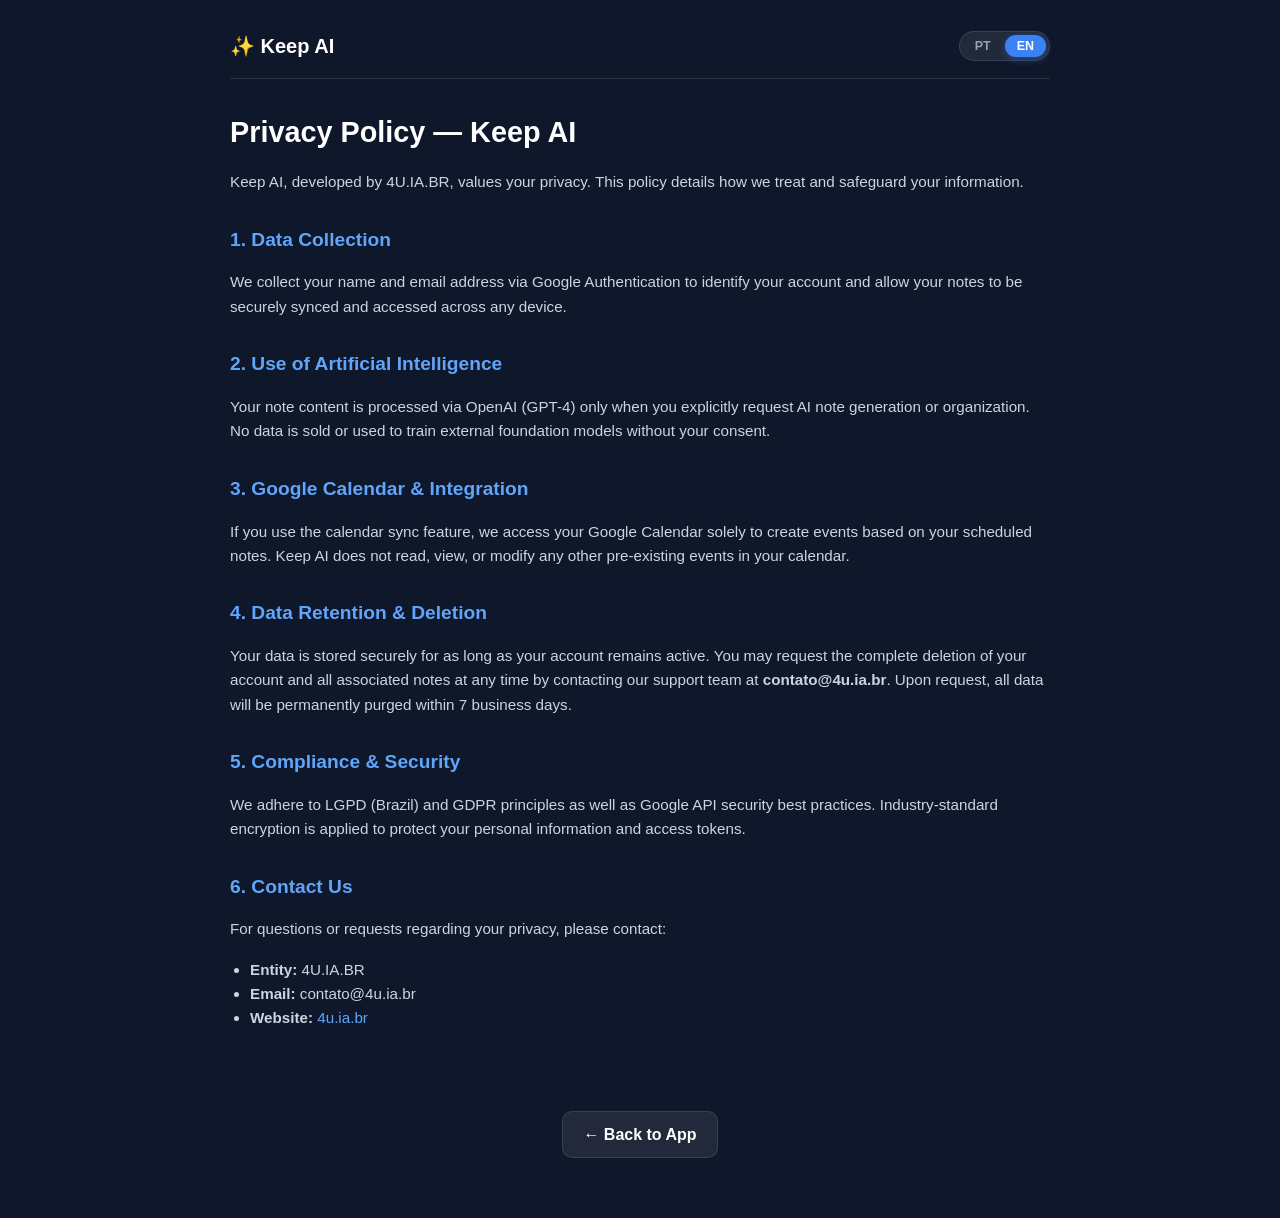
<file: privacy.html>
<!DOCTYPE html>
<html lang="pt-BR">
<head>
    <meta charset="UTF-8">
    <meta name="viewport" content="width=device-width, initial-scale=1.0">
    <title>Políticas de Privacidade / Privacy Policy — Keep AI</title>
    <style>
        :root {
            --bg: #0f172a;
            --surface: #1e293b;
            --text: #f8fafc;
            --text-muted: #94a3b8;
            --accent: #3b82f6;
            --border: rgba(255, 255, 255, 0.1);
        }
        body {
            font-family: -apple-system, BlinkMacSystemFont, 'Segoe UI', Roboto, Helvetica, Arial, sans-serif;
            background: var(--bg);
            color: var(--text);
            line-height: 1.6;
            max-width: 820px;
            margin: 0 auto;
            padding: 30px 20px 60px;
        }
        .header-bar {
            display: flex;
            align-items: center;
            justify-content: space-between;
            margin-bottom: 30px;
            padding-bottom: 16px;
            border-bottom: 1px solid var(--border);
        }
        .app-logo {
            font-size: 1.25rem;
            font-weight: 800;
            color: #fff;
            display: flex;
            align-items: center;
            gap: 8px;
            text-decoration: none;
        }
        .lang-switcher {
            display: inline-flex;
            align-items: center;
            background: rgba(255, 255, 255, 0.08);
            border: 1px solid var(--border);
            border-radius: 20px;
            padding: 3px;
            gap: 2px;
        }
        .btn-lang {
            background: transparent;
            border: none;
            color: var(--text-muted);
            padding: 4px 12px;
            font-size: 0.78rem;
            font-weight: 700;
            border-radius: 16px;
            cursor: pointer;
            transition: all 0.2s ease;
        }
        .btn-lang:hover {
            color: #fff;
        }
        .btn-lang.active {
            background: var(--accent);
            color: #ffffff;
            box-shadow: 0 2px 8px rgba(59, 130, 246, 0.4);
        }
        h1 {
            color: #fff;
            font-size: 1.8rem;
            margin-bottom: 10px;
        }
        h2 {
            color: #60a5fa;
            font-size: 1.2rem;
            margin-top: 30px;
            margin-bottom: 8px;
        }
        p, li {
            color: #cbd5e1;
            font-size: 0.95rem;
        }
        ul {
            padding-left: 20px;
        }
        a {
            color: #60a5fa;
            text-decoration: none;
        }
        a:hover {
            text-decoration: underline;
        }
        .back-link {
            display: inline-flex;
            align-items: center;
            gap: 8px;
            background: rgba(255, 255, 255, 0.08);
            border: 1px solid var(--border);
            color: #fff;
            padding: 10px 20px;
            border-radius: 10px;
            font-weight: 600;
            margin-top: 40px;
            transition: background 0.2s;
            text-decoration: none;
        }
        .back-link:hover {
            background: rgba(255, 255, 255, 0.15);
            text-decoration: none;
        }
        [data-lang-content] {
            display: none;
        }
        body.lang-pt [data-lang-content="pt"],
        body.lang-en [data-lang-content="en"] {
            display: block;
        }
    </style>
</head>
<body class="lang-pt">
    <div class="header-bar">
        <a href="./" class="app-logo">
            <span>✨ Keep AI</span>
        </a>
        <div class="lang-switcher">
            <button class="btn-lang active" data-lang="pt" onclick="setLang('pt')">PT</button>
            <button class="btn-lang" data-lang="en" onclick="setLang('en')">EN</button>
        </div>
    </div>

    <!-- Conteúdo em Português -->
    <div data-lang-content="pt">
        <h1>Políticas de Privacidade — Keep AI</h1>
        <p>O Keep AI, desenvolvido por 4U.IA.BR, valoriza a sua privacidade. Esta política detalha como tratamos suas informações.</p>
        
        <h2>1. Coleta de Dados</h2>
        <p>Coletamos seu nome e e-mail via Google Authentication para identificar sua conta e permitir que suas notas sejam acessadas de qualquer dispositivo.</p>
        
        <h2>2. Uso de Inteligência Artificial</h2>
        <p>O conteúdo de suas notas é processado via OpenAI (GPT-4) apenas quando você solicita a criação de notas por IA. Nenhum dado é vendido ou usado para treinamento de modelos externos sem o seu consentimento.</p>

        <h2>3. Google Calendar & Integração</h2>
        <p>Caso utilize a função de calendário, acessamos sua agenda apenas para criar eventos baseados no conteúdo das suas notas. O Keep AI não visualiza e não altera outros eventos pré-existentes.</p>
        
        <h2>4. Retenção e Exclusão de Dados</h2>
        <p>Seus dados são armazenados de forma segura enquanto sua conta estiver ativa. Você pode solicitar a exclusão total da sua conta e de todas as suas notas a qualquer momento através do e-mail de suporte <strong>contato@4u.ia.br</strong>. Após a solicitação, os dados serão removidos em até 7 dias úteis.</p>

        <h2>5. Conformidade e Segurança</h2>
        <p>Seguimos as diretrizes da LGPD (Brasil) e as melhores práticas de segurança de APIs do Google. Utilizamos criptografia de ponta para proteger seus tokens de acesso e dados pessoais.</p>

        <h2>6. Contato</h2>
        <p>Para dúvidas sobre sua privacidade, entre em contato:</p>
        <ul>
            <li><strong>Responsável:</strong> 4U.IA.BR</li>
            <li><strong>E-mail:</strong> contato@4u.ia.br</li>
            <li><strong>Website:</strong> <a href="https://4u.ia.br" target="_blank">4u.ia.br</a></li>
        </ul>

        <div style="text-align: center; margin-top: 40px;">
            <a href="./" class="back-link">← Voltar ao App</a>
        </div>
    </div>

    <!-- Content in English -->
    <div data-lang-content="en">
        <h1>Privacy Policy — Keep AI</h1>
        <p>Keep AI, developed by 4U.IA.BR, values your privacy. This policy details how we treat and safeguard your information.</p>
        
        <h2>1. Data Collection</h2>
        <p>We collect your name and email address via Google Authentication to identify your account and allow your notes to be securely synced and accessed across any device.</p>
        
        <h2>2. Use of Artificial Intelligence</h2>
        <p>Your note content is processed via OpenAI (GPT-4) only when you explicitly request AI note generation or organization. No data is sold or used to train external foundation models without your consent.</p>

        <h2>3. Google Calendar & Integration</h2>
        <p>If you use the calendar sync feature, we access your Google Calendar solely to create events based on your scheduled notes. Keep AI does not read, view, or modify any other pre-existing events in your calendar.</p>
        
        <h2>4. Data Retention & Deletion</h2>
        <p>Your data is stored securely for as long as your account remains active. You may request the complete deletion of your account and all associated notes at any time by contacting our support team at <strong>contato@4u.ia.br</strong>. Upon request, all data will be permanently purged within 7 business days.</p>

        <h2>5. Compliance & Security</h2>
        <p>We adhere to LGPD (Brazil) and GDPR principles as well as Google API security best practices. Industry-standard encryption is applied to protect your personal information and access tokens.</p>

        <h2>6. Contact Us</h2>
        <p>For questions or requests regarding your privacy, please contact:</p>
        <ul>
            <li><strong>Entity:</strong> 4U.IA.BR</li>
            <li><strong>Email:</strong> contato@4u.ia.br</li>
            <li><strong>Website:</strong> <a href="https://4u.ia.br" target="_blank">4u.ia.br</a></li>
        </ul>

        <div style="text-align: center; margin-top: 40px;">
            <a href="./" class="back-link">← Back to App</a>
        </div>
    </div>

    <script>
        function detectLang() {
            const saved = localStorage.getItem('keepai_lang');
            if (saved === 'pt' || saved === 'en') return saved;
            const nav = (navigator.language || 'en').toLowerCase();
            return nav.startsWith('pt') ? 'pt' : 'en';
        }

        function setLang(lang) {
            document.body.className = 'lang-' + lang;
            document.documentElement.lang = lang === 'pt' ? 'pt-BR' : 'en';
            localStorage.setItem('keepai_lang', lang);
            document.querySelectorAll('.btn-lang').forEach(btn => {
                btn.classList.toggle('active', btn.getAttribute('data-lang') === lang);
            });
        }

        // Initialize on load
        setLang(detectLang());
    </script>
</body>
</html>
</file>
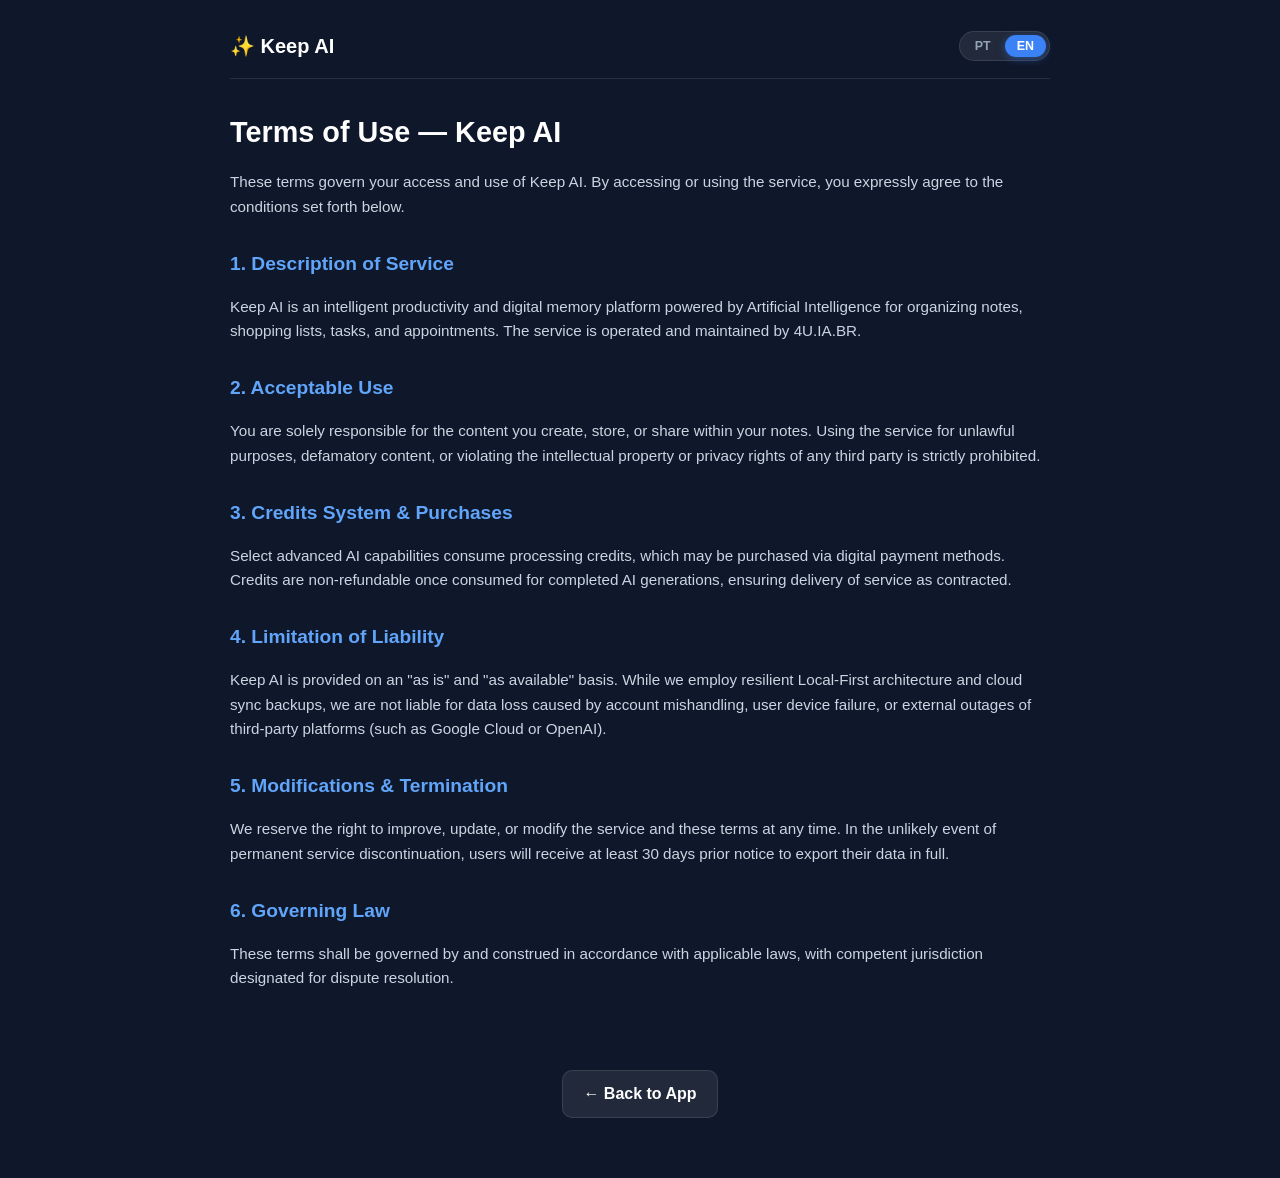
<file: terms.html>
<!DOCTYPE html>
<html lang="pt-BR">
<head>
    <meta charset="UTF-8">
    <meta name="viewport" content="width=device-width, initial-scale=1.0">
    <title>Termos de Uso / Terms of Use — Keep AI</title>
    <style>
        :root {
            --bg: #0f172a;
            --surface: #1e293b;
            --text: #f8fafc;
            --text-muted: #94a3b8;
            --accent: #3b82f6;
            --border: rgba(255, 255, 255, 0.1);
        }
        body {
            font-family: -apple-system, BlinkMacSystemFont, 'Segoe UI', Roboto, Helvetica, Arial, sans-serif;
            background: var(--bg);
            color: var(--text);
            line-height: 1.6;
            max-width: 820px;
            margin: 0 auto;
            padding: 30px 20px 60px;
        }
        .header-bar {
            display: flex;
            align-items: center;
            justify-content: space-between;
            margin-bottom: 30px;
            padding-bottom: 16px;
            border-bottom: 1px solid var(--border);
        }
        .app-logo {
            font-size: 1.25rem;
            font-weight: 800;
            color: #fff;
            display: flex;
            align-items: center;
            gap: 8px;
            text-decoration: none;
        }
        .lang-switcher {
            display: inline-flex;
            align-items: center;
            background: rgba(255, 255, 255, 0.08);
            border: 1px solid var(--border);
            border-radius: 20px;
            padding: 3px;
            gap: 2px;
        }
        .btn-lang {
            background: transparent;
            border: none;
            color: var(--text-muted);
            padding: 4px 12px;
            font-size: 0.78rem;
            font-weight: 700;
            border-radius: 16px;
            cursor: pointer;
            transition: all 0.2s ease;
        }
        .btn-lang:hover {
            color: #fff;
        }
        .btn-lang.active {
            background: var(--accent);
            color: #ffffff;
            box-shadow: 0 2px 8px rgba(59, 130, 246, 0.4);
        }
        h1 {
            color: #fff;
            font-size: 1.8rem;
            margin-bottom: 10px;
        }
        h2 {
            color: #60a5fa;
            font-size: 1.2rem;
            margin-top: 30px;
            margin-bottom: 8px;
        }
        p, li {
            color: #cbd5e1;
            font-size: 0.95rem;
        }
        ul {
            padding-left: 20px;
        }
        a {
            color: #60a5fa;
            text-decoration: none;
        }
        a:hover {
            text-decoration: underline;
        }
        .back-link {
            display: inline-flex;
            align-items: center;
            gap: 8px;
            background: rgba(255, 255, 255, 0.08);
            border: 1px solid var(--border);
            color: #fff;
            padding: 10px 20px;
            border-radius: 10px;
            font-weight: 600;
            margin-top: 40px;
            transition: background 0.2s;
            text-decoration: none;
        }
        .back-link:hover {
            background: rgba(255, 255, 255, 0.15);
            text-decoration: none;
        }
        [data-lang-content] {
            display: none;
        }
        body.lang-pt [data-lang-content="pt"],
        body.lang-en [data-lang-content="en"] {
            display: block;
        }
    </style>
</head>
<body class="lang-pt">
    <div class="header-bar">
        <a href="./" class="app-logo">
            <span>✨ Keep AI</span>
        </a>
        <div class="lang-switcher">
            <button class="btn-lang active" data-lang="pt" onclick="setLang('pt')">PT</button>
            <button class="btn-lang" data-lang="en" onclick="setLang('en')">EN</button>
        </div>
    </div>

    <!-- Conteúdo em Português -->
    <div data-lang-content="pt">
        <h1>Termos de Uso — Keep AI</h1>
        <p>Estes termos regem o uso do Keep AI. Ao acessar ou utilizar o serviço, você concorda expressamente com as condições abaixo.</p>

        <h2>1. Descrição do Serviço</h2>
        <p>O Keep AI é uma plataforma inteligente de produtividade e memória digital que utiliza Inteligência Artificial para organização de notas, listas de compras/tarefas e compromissos. O serviço é mantido e operado pela 4U.IA.BR.</p>

        <h2>2. Uso Responsável</h2>
        <p>Você é o único responsável pelo conteúdo criado, armazenado ou compartilhado através de suas notas. É terminantemente proibido o uso do serviço para finalidades ilegais, difamatórias ou que violem a privacidade e os direitos de propriedade intelectual de terceiros.</p>

        <h2>3. Sistema de Créditos e Pagamentos</h2>
        <p>Determinadas funções avançadas de IA consomem créditos de processamento, os quais podem ser adquiridos via PIX (Mercado Pago). Os créditos não são reembolsáveis após o consumo em gerações concluídas, garantindo-se sempre a entrega do serviço conforme contratado.</p>

        <h2>4. Limitação de Responsabilidade</h2>
        <p>O Keep AI é fornecido "como está" e conforme a disponibilidade. Embora empreguemos técnicas robustas de Local-First e backup redundante, não nos responsabilizamos por perdas de dados decorrentes de mau uso da conta pessoal, falhas no dispositivo do usuário ou interrupções de serviços de terceiros (como Google Cloud ou OpenAI).</p>

        <h2>5. Modificações e Encerramento</h2>
        <p>Reservamo-nos o direito de aprimorar ou atualizar o serviço e estes termos a qualquer momento. Em caso improvável de encerramento definitivo das atividades, os usuários serão notificados com pelo menos 30 dias de antecedência para exportarem integralmente seus dados.</p>

        <h2>6. Lei Aplicável e Foro</h2>
        <p>Estes termos são regidos pelas leis da República Federativa do Brasil, elegendo-se o foro competente para resolução de quaisquer litígios.</p>

        <div style="text-align: center; margin-top: 40px;">
            <a href="./" class="back-link">← Voltar ao App</a>
        </div>
    </div>

    <!-- Content in English -->
    <div data-lang-content="en">
        <h1>Terms of Use — Keep AI</h1>
        <p>These terms govern your access and use of Keep AI. By accessing or using the service, you expressly agree to the conditions set forth below.</p>

        <h2>1. Description of Service</h2>
        <p>Keep AI is an intelligent productivity and digital memory platform powered by Artificial Intelligence for organizing notes, shopping lists, tasks, and appointments. The service is operated and maintained by 4U.IA.BR.</p>

        <h2>2. Acceptable Use</h2>
        <p>You are solely responsible for the content you create, store, or share within your notes. Using the service for unlawful purposes, defamatory content, or violating the intellectual property or privacy rights of any third party is strictly prohibited.</p>

        <h2>3. Credits System & Purchases</h2>
        <p>Select advanced AI capabilities consume processing credits, which may be purchased via digital payment methods. Credits are non-refundable once consumed for completed AI generations, ensuring delivery of service as contracted.</p>

        <h2>4. Limitation of Liability</h2>
        <p>Keep AI is provided on an "as is" and "as available" basis. While we employ resilient Local-First architecture and cloud sync backups, we are not liable for data loss caused by account mishandling, user device failure, or external outages of third-party platforms (such as Google Cloud or OpenAI).</p>

        <h2>5. Modifications & Termination</h2>
        <p>We reserve the right to improve, update, or modify the service and these terms at any time. In the unlikely event of permanent service discontinuation, users will receive at least 30 days prior notice to export their data in full.</p>

        <h2>6. Governing Law</h2>
        <p>These terms shall be governed by and construed in accordance with applicable laws, with competent jurisdiction designated for dispute resolution.</p>

        <div style="text-align: center; margin-top: 40px;">
            <a href="./" class="back-link">← Back to App</a>
        </div>
    </div>

    <script>
        function detectLang() {
            const saved = localStorage.getItem('keepai_lang');
            if (saved === 'pt' || saved === 'en') return saved;
            const nav = (navigator.language || 'en').toLowerCase();
            return nav.startsWith('pt') ? 'pt' : 'en';
        }

        function setLang(lang) {
            document.body.className = 'lang-' + lang;
            document.documentElement.lang = lang === 'pt' ? 'pt-BR' : 'en';
            localStorage.setItem('keepai_lang', lang);
            document.querySelectorAll('.btn-lang').forEach(btn => {
                btn.classList.toggle('active', btn.getAttribute('data-lang') === lang);
            });
        }

        // Initialize on load
        setLang(detectLang());
    </script>
</body>
</html>
</file>
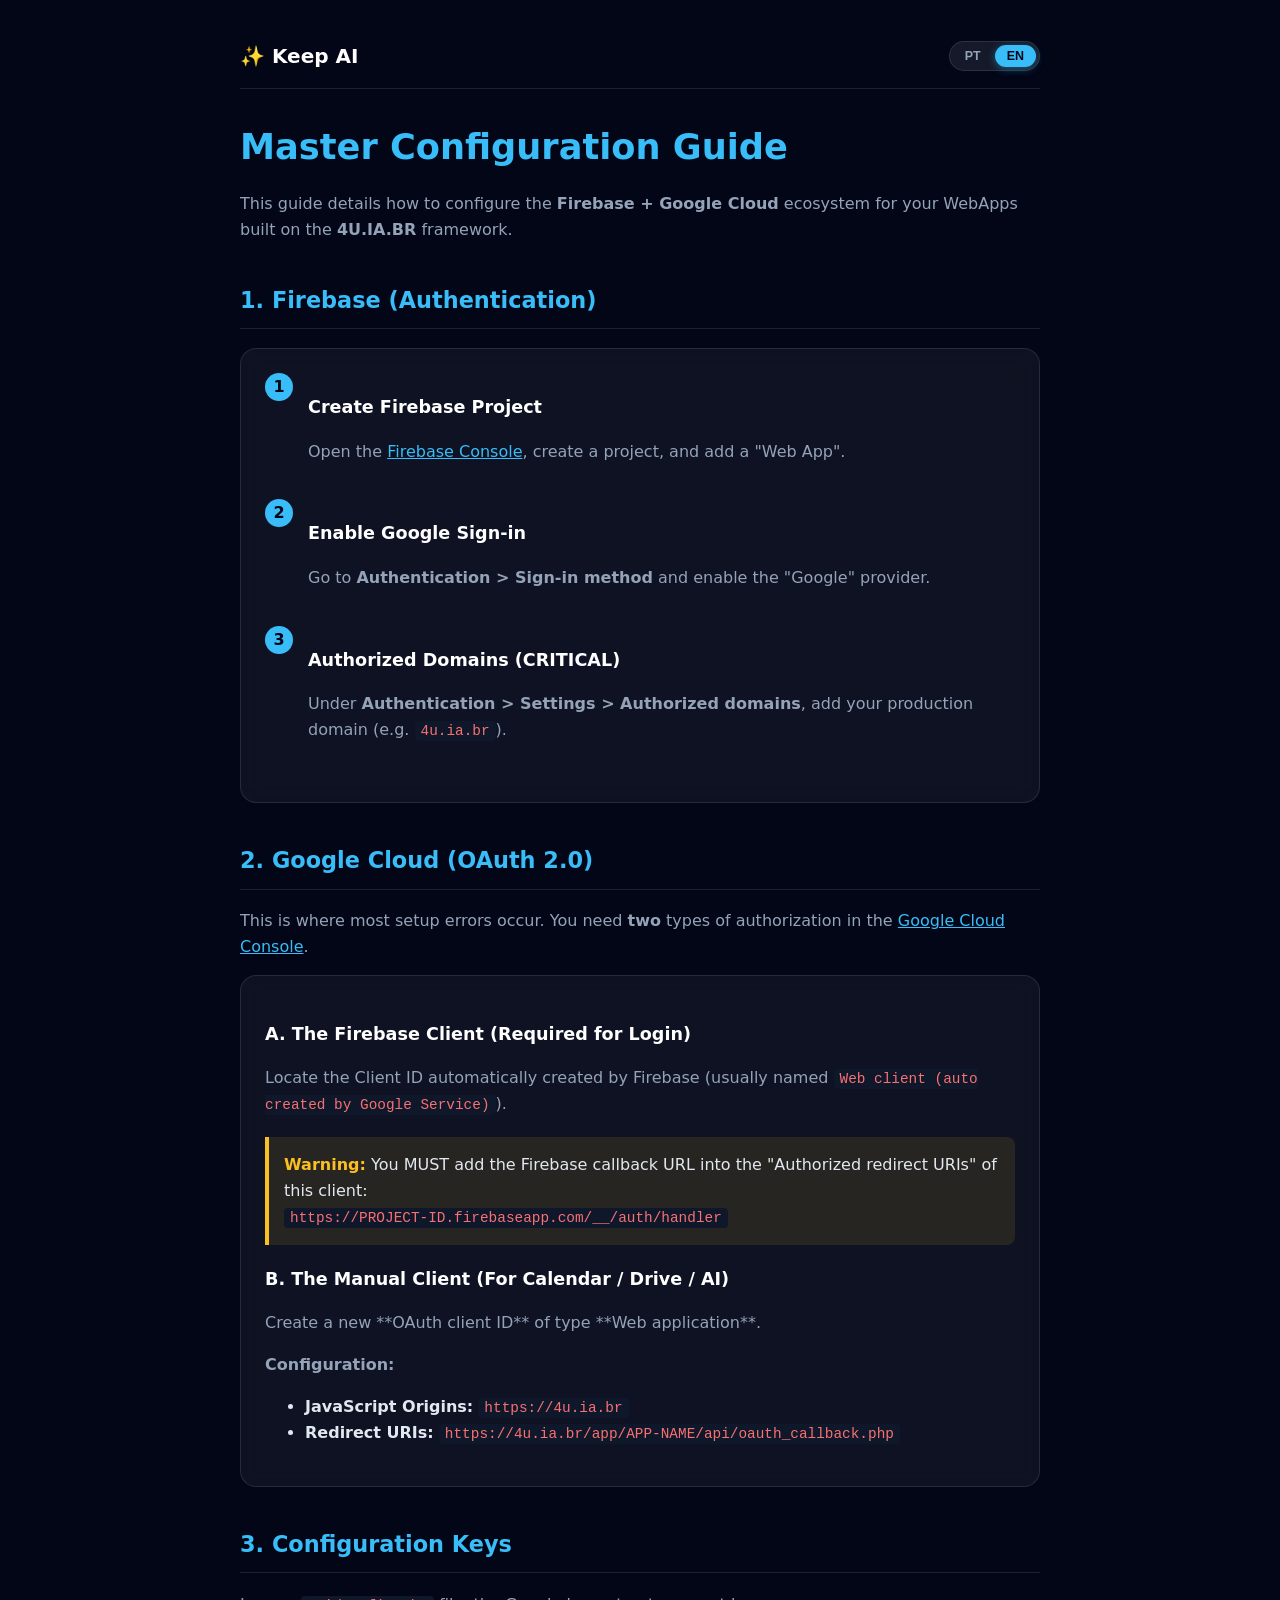
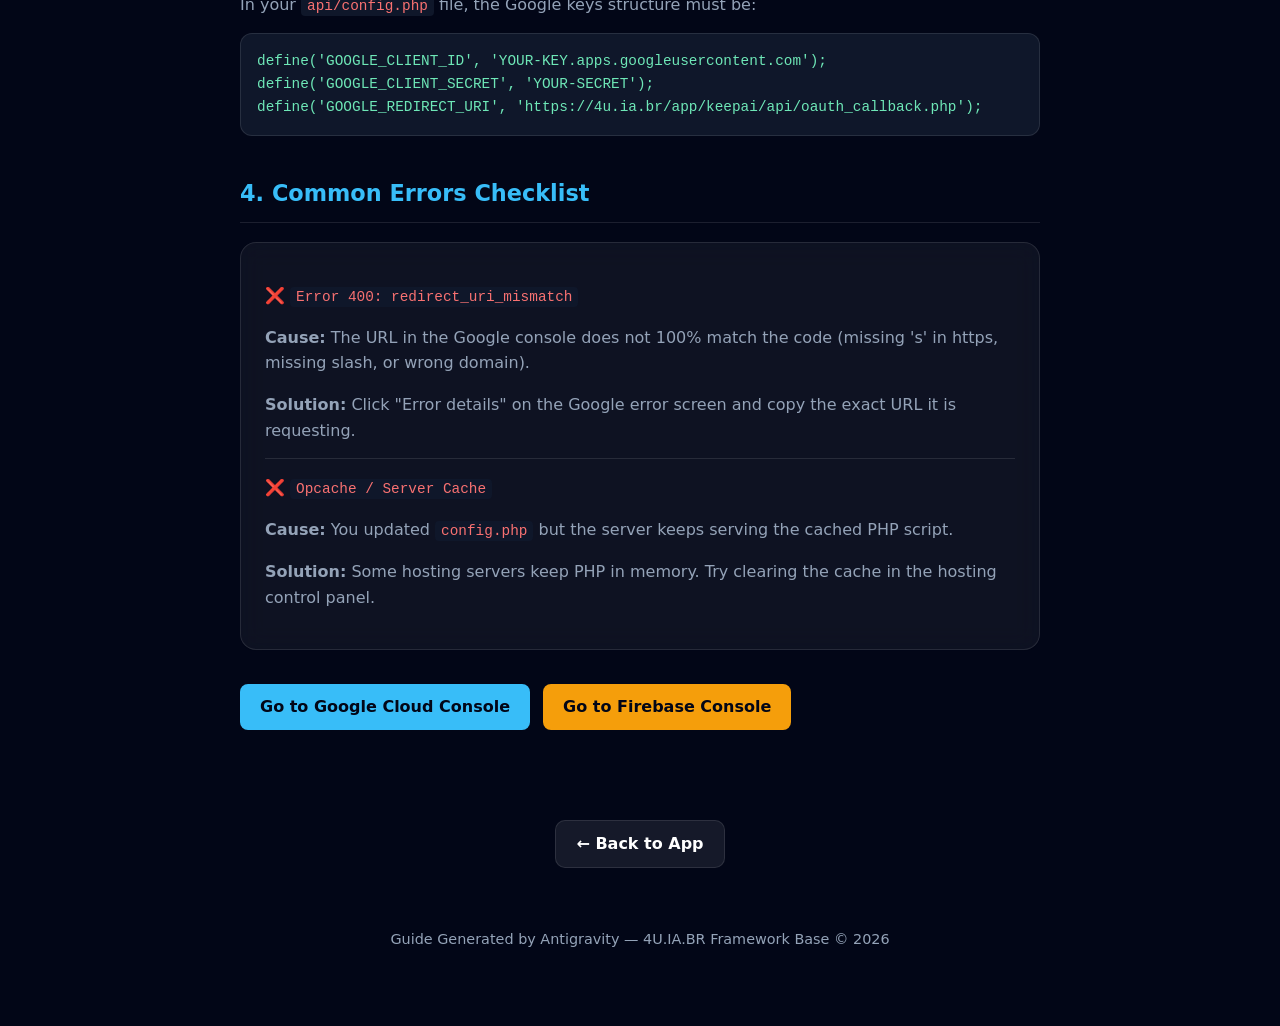
<file: tutorial.html>
<!DOCTYPE html>
<html lang="pt-BR">
<head>
    <meta charset="UTF-8">
    <meta name="viewport" content="width=device-width, initial-scale=1.0">
    <title>Guia de Configuração / Setup Guide — Keep AI</title>
    <style>
        :root {
            --bg: #020617;
            --surface: rgba(255,255,255,0.05);
            --border: rgba(255,255,255,0.1);
            --accent: #38bdf8;
            --text: #e2e8f0;
            --text-dim: #94a3b8;
            --code-bg: #0f172a;
        }
        body {
            font-family: 'Inter', system-ui, -apple-system, sans-serif;
            background: var(--bg);
            color: var(--text);
            line-height: 1.6;
            margin: 0;
            display: flex;
            justify-content: center;
            padding: 40px 20px 80px;
        }
        .container {
            max-width: 800px;
            width: 100%;
        }
        .header-bar {
            display: flex;
            align-items: center;
            justify-content: space-between;
            margin-bottom: 30px;
            padding-bottom: 16px;
            border-bottom: 1px solid var(--border);
        }
        .app-logo {
            font-size: 1.25rem;
            font-weight: 800;
            color: #fff;
            display: flex;
            align-items: center;
            gap: 8px;
            text-decoration: none;
        }
        .lang-switcher {
            display: inline-flex;
            align-items: center;
            background: rgba(255, 255, 255, 0.08);
            border: 1px solid var(--border);
            border-radius: 20px;
            padding: 3px;
            gap: 2px;
        }
        .btn-lang {
            background: transparent;
            border: none;
            color: var(--text-dim);
            padding: 4px 12px;
            font-size: 0.78rem;
            font-weight: 700;
            border-radius: 16px;
            cursor: pointer;
            transition: all 0.2s ease;
        }
        .btn-lang:hover {
            color: #fff;
        }
        .btn-lang.active {
            background: var(--accent);
            color: var(--bg);
            box-shadow: 0 2px 8px rgba(56, 189, 248, 0.4);
        }
        h1 { font-size: 2.2rem; margin-bottom: 10px; color: var(--accent); }
        h2 { font-size: 1.4rem; margin-top: 40px; border-bottom: 1px solid var(--border); padding-bottom: 10px; color: var(--accent); }
        h3 { font-size: 1.1rem; margin-top: 20px; color: #fff; }
        p { margin-bottom: 15px; color: var(--text-dim); }
        .card {
            background: var(--surface);
            backdrop-filter: blur(12px);
            border: 1px solid var(--border);
            border-radius: 16px;
            padding: 24px;
            margin-bottom: 24px;
        }
        code {
            background: var(--code-bg);
            padding: 2px 6px;
            border-radius: 4px;
            font-family: 'Fira Code', monospace;
            font-size: 0.9em;
            color: #f87171;
        }
        pre {
            background: var(--code-bg);
            padding: 16px;
            border-radius: 12px;
            overflow-x: auto;
            border: 1px solid var(--border);
        }
        pre code { background: none; color: #6ee7b7; padding: 0; }
        .step { display: flex; gap: 15px; margin-bottom: 20px; }
        .step-num {
            background: var(--accent);
            color: var(--bg);
            width: 28px; height: 28px;
            border-radius: 50%;
            display: flex; align-items: center; justify-content: center;
            font-weight: bold; flex-shrink: 0;
        }
        .link-box {
            display: inline-block;
            background: var(--accent);
            color: var(--bg);
            padding: 10px 20px;
            border-radius: 8px;
            text-decoration: none;
            font-weight: bold;
            margin: 10px 8px 10px 0;
            transition: opacity 0.2s;
        }
        .link-box:hover { opacity: 0.8; }
        .alert {
            background: rgba(251, 191, 36, 0.1);
            border-left: 4px solid #fbbf24;
            padding: 15px;
            margin: 20px 0;
            border-radius: 0 8px 8px 0;
        }
        .alert strong { color: #fbbf24; }
        .back-link {
            display: inline-flex;
            align-items: center;
            gap: 8px;
            background: rgba(255, 255, 255, 0.08);
            border: 1px solid var(--border);
            color: #fff;
            padding: 10px 20px;
            border-radius: 10px;
            font-weight: 600;
            margin-top: 40px;
            transition: background 0.2s;
            text-decoration: none;
        }
        .back-link:hover {
            background: rgba(255, 255, 255, 0.15);
        }
        footer { margin-top: 60px; text-align: center; font-size: 0.9rem; color: var(--text-dim); }
        [data-lang-content] {
            display: none;
        }
        body.lang-pt [data-lang-content="pt"],
        body.lang-en [data-lang-content="en"] {
            display: block;
        }
    </style>
</head>
<body class="lang-pt">
    <div class="container">
        <div class="header-bar">
            <a href="./" class="app-logo">
                <span>✨ Keep AI</span>
            </a>
            <div class="lang-switcher">
                <button class="btn-lang active" data-lang="pt" onclick="setLang('pt')">PT</button>
                <button class="btn-lang" data-lang="en" onclick="setLang('en')">EN</button>
            </div>
        </div>

        <!-- Português -->
        <div data-lang-content="pt">
            <h1>Guia de Configuração Maestro</h1>
            <p>Este guia detalha como configurar o ecossistema <strong>Firebase + Google Cloud</strong> para seus WebApps baseados no framework <strong>4U.IA.BR</strong>.</p>

            <section>
                <h2>1. Firebase (Autenticação)</h2>
                <div class="card">
                    <div class="step">
                        <div class="step-num">1</div>
                        <div>
                            <h3>Crie o Projeto no Firebase</h3>
                            <p>Acesse o <a href="https://console.firebase.google.com/" target="_blank" style="color:var(--accent)">Console do Firebase</a>, crie um projeto e adicione uma "Web App".</p>
                        </div>
                    </div>
                    <div class="step">
                        <div class="step-num">2</div>
                        <div>
                            <h3>Ative o Google Login</h3>
                            <p>Vá em <strong>Authentication > Sign-in method</strong> e ative o provider "Google".</p>
                        </div>
                    </div>
                    <div class="step">
                        <div class="step-num">3</div>
                        <div>
                            <h3>Domínios Autorizados (CRÍTICO)</h3>
                            <p>Em <strong>Authentication > Settings > Authorized domains</strong>, adicione seu domínio de produção (ex: <code>4u.ia.br</code>).</p>
                        </div>
                    </div>
                </div>
            </section>

            <section>
                <h2>2. Google Cloud (OAuth 2.0)</h2>
                <p>Aqui é onde a maioria dos erros acontece. Você precisa de <strong>dois</strong> tipos de autorização no <a href="https://console.cloud.google.com/apis/credentials" target="_blank" style="color:var(--accent)">Google Cloud Console</a>.</p>
                
                <div class="card">
                    <h3>A. O Client do Firebase (Obrigatório para Login)</h3>
                    <p>Procure o Client ID que o Firebase criou automaticamente (geralmente chama-se <code>Web client (auto created by Google Service)</code>).</p>
                    <div class="alert">
                        <strong>Atenção:</strong> Você DEVE adicionar a URL de callback do Firebase nos "URIs de redirecionamento autorizados" deste client:
                        <br><code>https://PROJETO-ID.firebaseapp.com/__/auth/handler</code>
                    </div>

                    <h3>B. O Client Manual (Para Calendário/Drive/IA)</h3>
                    <p>Crie um novo **OAuth client ID** do tipo **Web application**.</p>
                    <p><strong>Configuração:</strong></p>
                    <ul>
                        <li><strong>JavaScript Origins:</strong> <code>https://4u.ia.br</code></li>
                        <li><strong>Redirect URIs:</strong> <code>https://4u.ia.br/app/NOME-DO-APP/api/oauth_callback.php</code></li>
                    </ul>
                </div>
            </section>

            <section>
                <h2>3. Chaves de Configuração</h2>
                <p>No seu arquivo <code>api/config.php</code>, a estrutura das chaves Google deve ser:</p>
                <pre><code>define('GOOGLE_CLIENT_ID', 'SUA-CHAVE.apps.googleusercontent.com');
define('GOOGLE_CLIENT_SECRET', 'SEU-SECRET');
define('GOOGLE_REDIRECT_URI', 'https://4u.ia.br/app/keepai/api/oauth_callback.php');</code></pre>
            </section>

            <section>
                <h2>4. Checklist de Erros Comuns</h2>
                <div class="card">
                    <p>❌ <code>Erro 400: redirect_uri_mismatch</code></p>
                    <p><strong>Causa:</strong> A URL no console do Google não é 100% igual à do código (falta um 's' no https, falta uma barra, ou o domínio está errado).</p>
                    <p><strong>Solução:</strong> Clique em "Detalhes do erro" na tela do Google e copie a URL exata que ele está pedindo.</p>
                    <hr style="border:0; border-top:1px solid var(--border); margin:15px 0;">
                    <p>❌ <code>Opcache / Cache de Servidor</code></p>
                    <p><strong>Causa:</strong> Você editou o <code>config.php</code> mas o site continua dando erro.</p>
                    <p><strong>Solução:</strong> Alguns servidores guardam o PHP na memória. Tente renomear o arquivo ou limpar o cache no painel da hospedagem.</p>
                </div>
            </section>

            <a href="https://console.cloud.google.com/apis/credentials" target="_blank" class="link-box">Ir para Google Cloud Console</a>
            <a href="https://console.firebase.google.com/" target="_blank" class="link-box" style="background: #f59e0b;">Ir para Firebase Console</a>

            <div style="text-align: center; margin-top: 40px;">
                <a href="./" class="back-link">← Voltar ao App</a>
            </div>

            <footer>
                Guia Gerado pelo Antigravity — Base do Framework 4U.IA.BR &copy; 2026
            </footer>
        </div>

        <!-- English -->
        <div data-lang-content="en">
            <h1>Master Configuration Guide</h1>
            <p>This guide details how to configure the <strong>Firebase + Google Cloud</strong> ecosystem for your WebApps built on the <strong>4U.IA.BR</strong> framework.</p>

            <section>
                <h2>1. Firebase (Authentication)</h2>
                <div class="card">
                    <div class="step">
                        <div class="step-num">1</div>
                        <div>
                            <h3>Create Firebase Project</h3>
                            <p>Open the <a href="https://console.firebase.google.com/" target="_blank" style="color:var(--accent)">Firebase Console</a>, create a project, and add a "Web App".</p>
                        </div>
                    </div>
                    <div class="step">
                        <div class="step-num">2</div>
                        <div>
                            <h3>Enable Google Sign-in</h3>
                            <p>Go to <strong>Authentication > Sign-in method</strong> and enable the "Google" provider.</p>
                        </div>
                    </div>
                    <div class="step">
                        <div class="step-num">3</div>
                        <div>
                            <h3>Authorized Domains (CRITICAL)</h3>
                            <p>Under <strong>Authentication > Settings > Authorized domains</strong>, add your production domain (e.g. <code>4u.ia.br</code>).</p>
                        </div>
                    </div>
                </div>
            </section>

            <section>
                <h2>2. Google Cloud (OAuth 2.0)</h2>
                <p>This is where most setup errors occur. You need <strong>two</strong> types of authorization in the <a href="https://console.cloud.google.com/apis/credentials" target="_blank" style="color:var(--accent)">Google Cloud Console</a>.</p>
                
                <div class="card">
                    <h3>A. The Firebase Client (Required for Login)</h3>
                    <p>Locate the Client ID automatically created by Firebase (usually named <code>Web client (auto created by Google Service)</code>).</p>
                    <div class="alert">
                        <strong>Warning:</strong> You MUST add the Firebase callback URL into the "Authorized redirect URIs" of this client:
                        <br><code>https://PROJECT-ID.firebaseapp.com/__/auth/handler</code>
                    </div>

                    <h3>B. The Manual Client (For Calendar / Drive / AI)</h3>
                    <p>Create a new **OAuth client ID** of type **Web application**.</p>
                    <p><strong>Configuration:</strong></p>
                    <ul>
                        <li><strong>JavaScript Origins:</strong> <code>https://4u.ia.br</code></li>
                        <li><strong>Redirect URIs:</strong> <code>https://4u.ia.br/app/APP-NAME/api/oauth_callback.php</code></li>
                    </ul>
                </div>
            </section>

            <section>
                <h2>3. Configuration Keys</h2>
                <p>In your <code>api/config.php</code> file, the Google keys structure must be:</p>
                <pre><code>define('GOOGLE_CLIENT_ID', 'YOUR-KEY.apps.googleusercontent.com');
define('GOOGLE_CLIENT_SECRET', 'YOUR-SECRET');
define('GOOGLE_REDIRECT_URI', 'https://4u.ia.br/app/keepai/api/oauth_callback.php');</code></pre>
            </section>

            <section>
                <h2>4. Common Errors Checklist</h2>
                <div class="card">
                    <p>❌ <code>Error 400: redirect_uri_mismatch</code></p>
                    <p><strong>Cause:</strong> The URL in the Google console does not 100% match the code (missing 's' in https, missing slash, or wrong domain).</p>
                    <p><strong>Solution:</strong> Click "Error details" on the Google error screen and copy the exact URL it is requesting.</p>
                    <hr style="border:0; border-top:1px solid var(--border); margin:15px 0;">
                    <p>❌ <code>Opcache / Server Cache</code></p>
                    <p><strong>Cause:</strong> You updated <code>config.php</code> but the server keeps serving the cached PHP script.</p>
                    <p><strong>Solution:</strong> Some hosting servers keep PHP in memory. Try clearing the cache in the hosting control panel.</p>
                </div>
            </section>

            <a href="https://console.cloud.google.com/apis/credentials" target="_blank" class="link-box">Go to Google Cloud Console</a>
            <a href="https://console.firebase.google.com/" target="_blank" class="link-box" style="background: #f59e0b;">Go to Firebase Console</a>

            <div style="text-align: center; margin-top: 40px;">
                <a href="./" class="back-link">← Back to App</a>
            </div>

            <footer>
                Guide Generated by Antigravity — 4U.IA.BR Framework Base &copy; 2026
            </footer>
        </div>
    </div>

    <script>
        function detectLang() {
            const saved = localStorage.getItem('keepai_lang');
            if (saved === 'pt' || saved === 'en') return saved;
            const nav = (navigator.language || 'en').toLowerCase();
            return nav.startsWith('pt') ? 'pt' : 'en';
        }

        function setLang(lang) {
            document.body.className = 'lang-' + lang;
            document.documentElement.lang = lang === 'pt' ? 'pt-BR' : 'en';
            localStorage.setItem('keepai_lang', lang);
            document.querySelectorAll('.btn-lang').forEach(btn => {
                btn.classList.toggle('active', btn.getAttribute('data-lang') === lang);
            });
        }

        // Initialize on load
        setLang(detectLang());
    </script>
</body>
</html>
</file>
